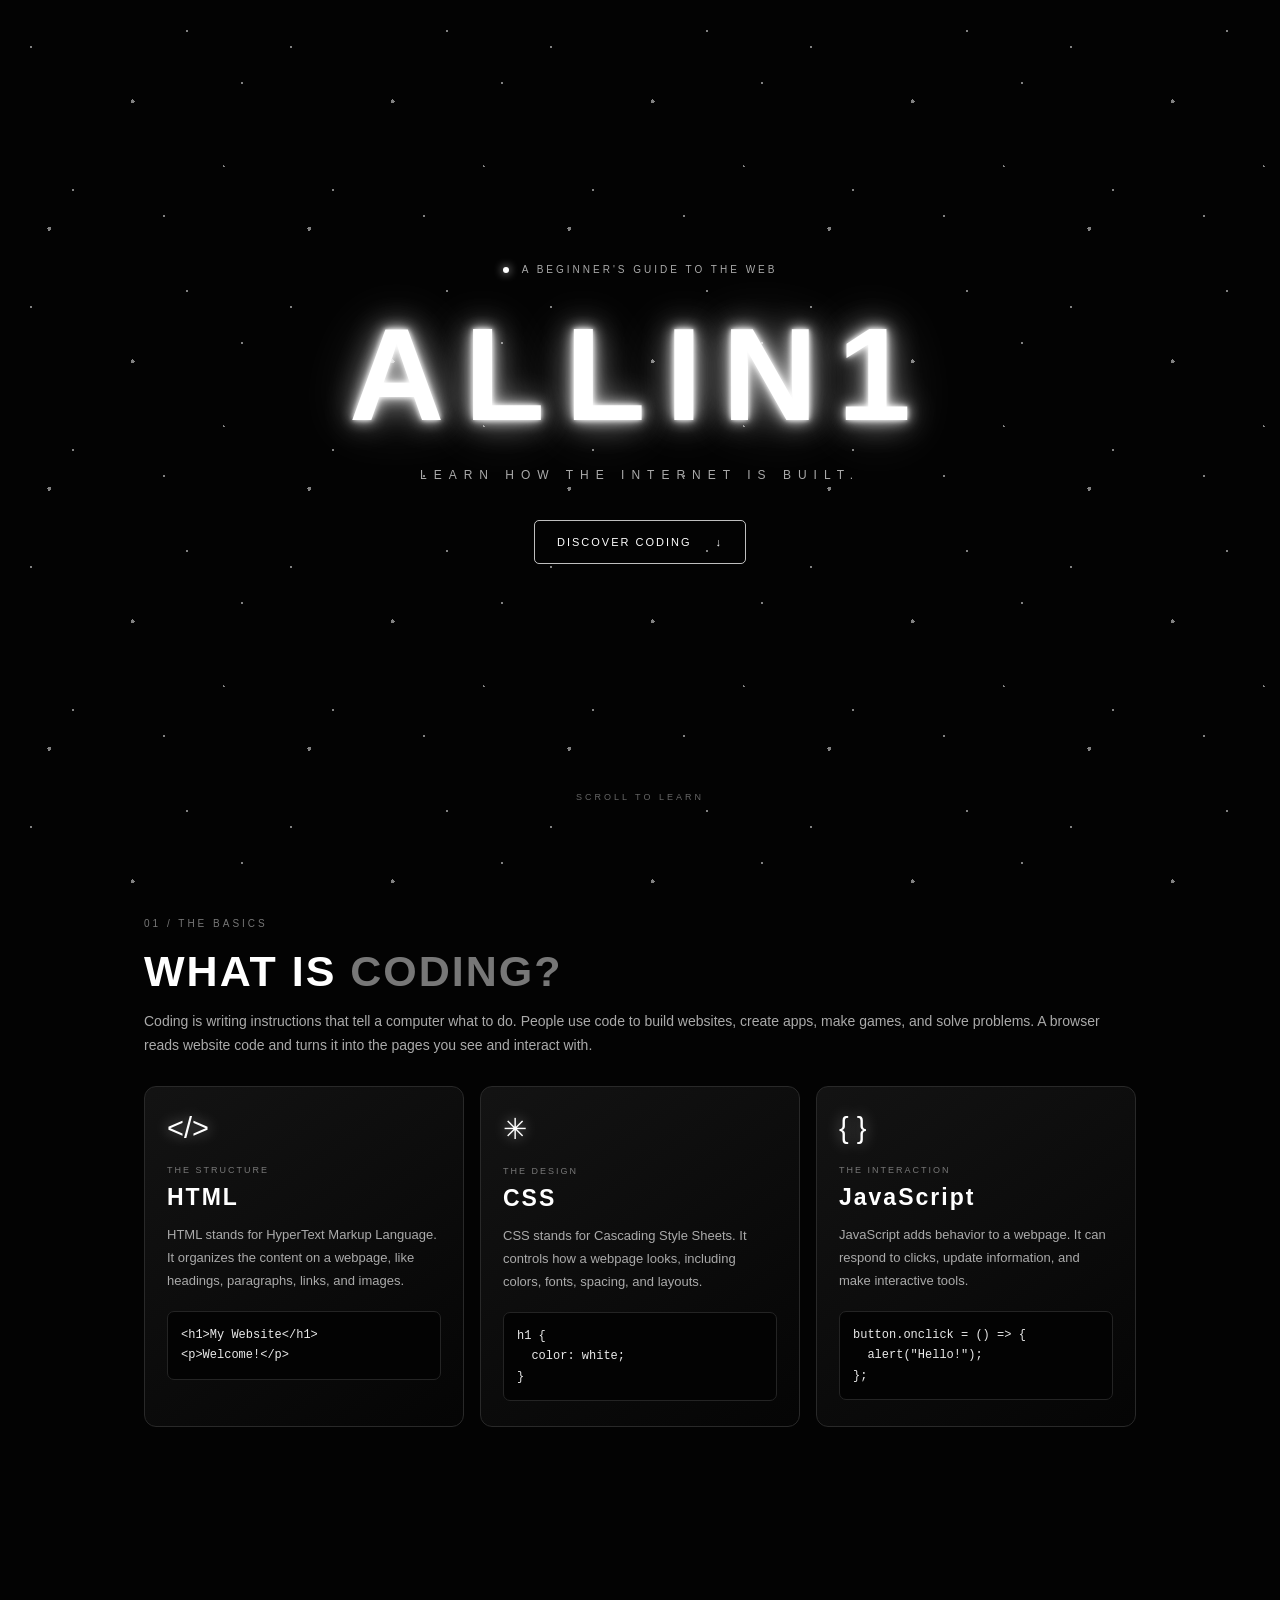
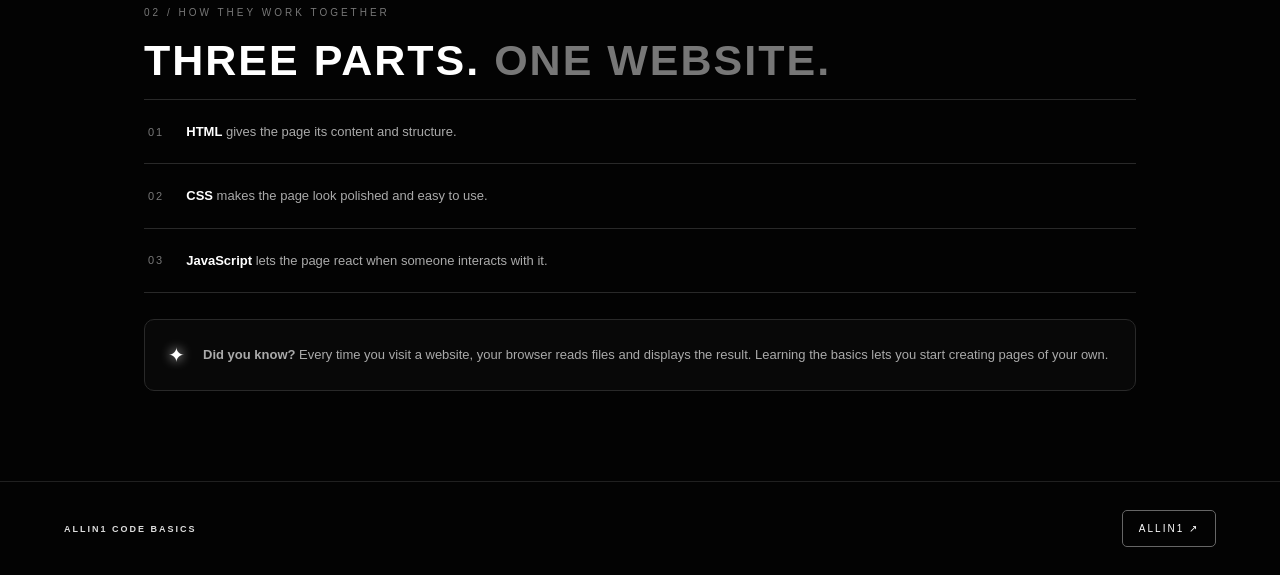
<file: index.html>
<!DOCTYPE html>
<html lang="en">
<head>
  <meta charset="UTF-8">
  <meta name="viewport" content="width=device-width, initial-scale=1">
  <meta name="theme-color" content="#030303">
  <meta name="description" content="A beginner-friendly introduction to coding and how websites work.">
  <title>ALLIN1 — Learn to Code</title>
  <link rel="stylesheet" href="./style.css">
</head>
<body class="learning-page">
  <div class="stars" aria-hidden="true"></div>
  <main id="home">
    <section class="hero learning-hero">
      <div class="eyebrow"><span class="status-dot"></span> A BEGINNER'S GUIDE TO THE WEB</div>
      <h1>ALLIN1</h1>
      <p class="hero-subtitle">LEARN HOW THE INTERNET IS BUILT.</p>
      <a class="primary-button" href="#coding">DISCOVER CODING <span>↓</span></a>
      <div class="scroll-hint">SCROLL TO LEARN</div>
    </section>

    <section id="coding" class="content-section learning-content">
      <div class="section-kicker">01 / THE BASICS</div>
      <h2>WHAT IS <span>CODING?</span></h2>
      <p class="section-description">Coding is writing instructions that tell a computer what to do. People use code to build websites, create apps, make games, and solve problems. A browser reads website code and turns it into the pages you see and interact with.</p>

      <div class="coding-cards">
        <article class="coding-card">
          <div class="coding-icon">&lt;/&gt;</div>
          <div class="card-label">THE STRUCTURE</div>
          <h3>HTML</h3>
          <p>HTML stands for HyperText Markup Language. It organizes the content on a webpage, like headings, paragraphs, links, and images.</p>
          <pre><code>&lt;h1&gt;My Website&lt;/h1&gt;
&lt;p&gt;Welcome!&lt;/p&gt;</code></pre>
        </article>
        <article class="coding-card">
          <div class="coding-icon">✳</div>
          <div class="card-label">THE DESIGN</div>
          <h3>CSS</h3>
          <p>CSS stands for Cascading Style Sheets. It controls how a webpage looks, including colors, fonts, spacing, and layouts.</p>
          <pre><code>h1 {
  color: white;
}</code></pre>
        </article>
        <article class="coding-card">
          <div class="coding-icon">{ }</div>
          <div class="card-label">THE INTERACTION</div>
          <h3>JavaScript</h3>
          <p>JavaScript adds behavior to a webpage. It can respond to clicks, update information, and make interactive tools.</p>
          <pre><code>button.onclick = () =&gt; {
  alert("Hello!");
};</code></pre>
        </article>
      </div>
    </section>

    <section class="content-section learning-content">
      <div class="section-kicker">02 / HOW THEY WORK TOGETHER</div>
      <h2>THREE PARTS. <span>ONE WEBSITE.</span></h2>
      <div class="simple-steps">
        <div><span class="step-number">01</span><p><strong>HTML</strong> gives the page its content and structure.</p></div>
        <div><span class="step-number">02</span><p><strong>CSS</strong> makes the page look polished and easy to use.</p></div>
        <div><span class="step-number">03</span><p><strong>JavaScript</strong> lets the page react when someone interacts with it.</p></div>
      </div>
      <div class="fact-panel"><span class="fact-mark">✦</span><p><strong>Did you know?</strong> Every time you visit a website, your browser reads files and displays the result. Learning the basics lets you start creating pages of your own.</p></div>
    </section>

    <footer class="learning-footer">
      <span>ALLIN1 CODE BASICS</span>
      <a class="footer-home-link" href="./games.html" aria-label="Open ALLIN1 games page">ALLIN1 ↗</a>
    </footer>
  </main>
  <script src="./script.js"></script>
</body>
</html>
</file>
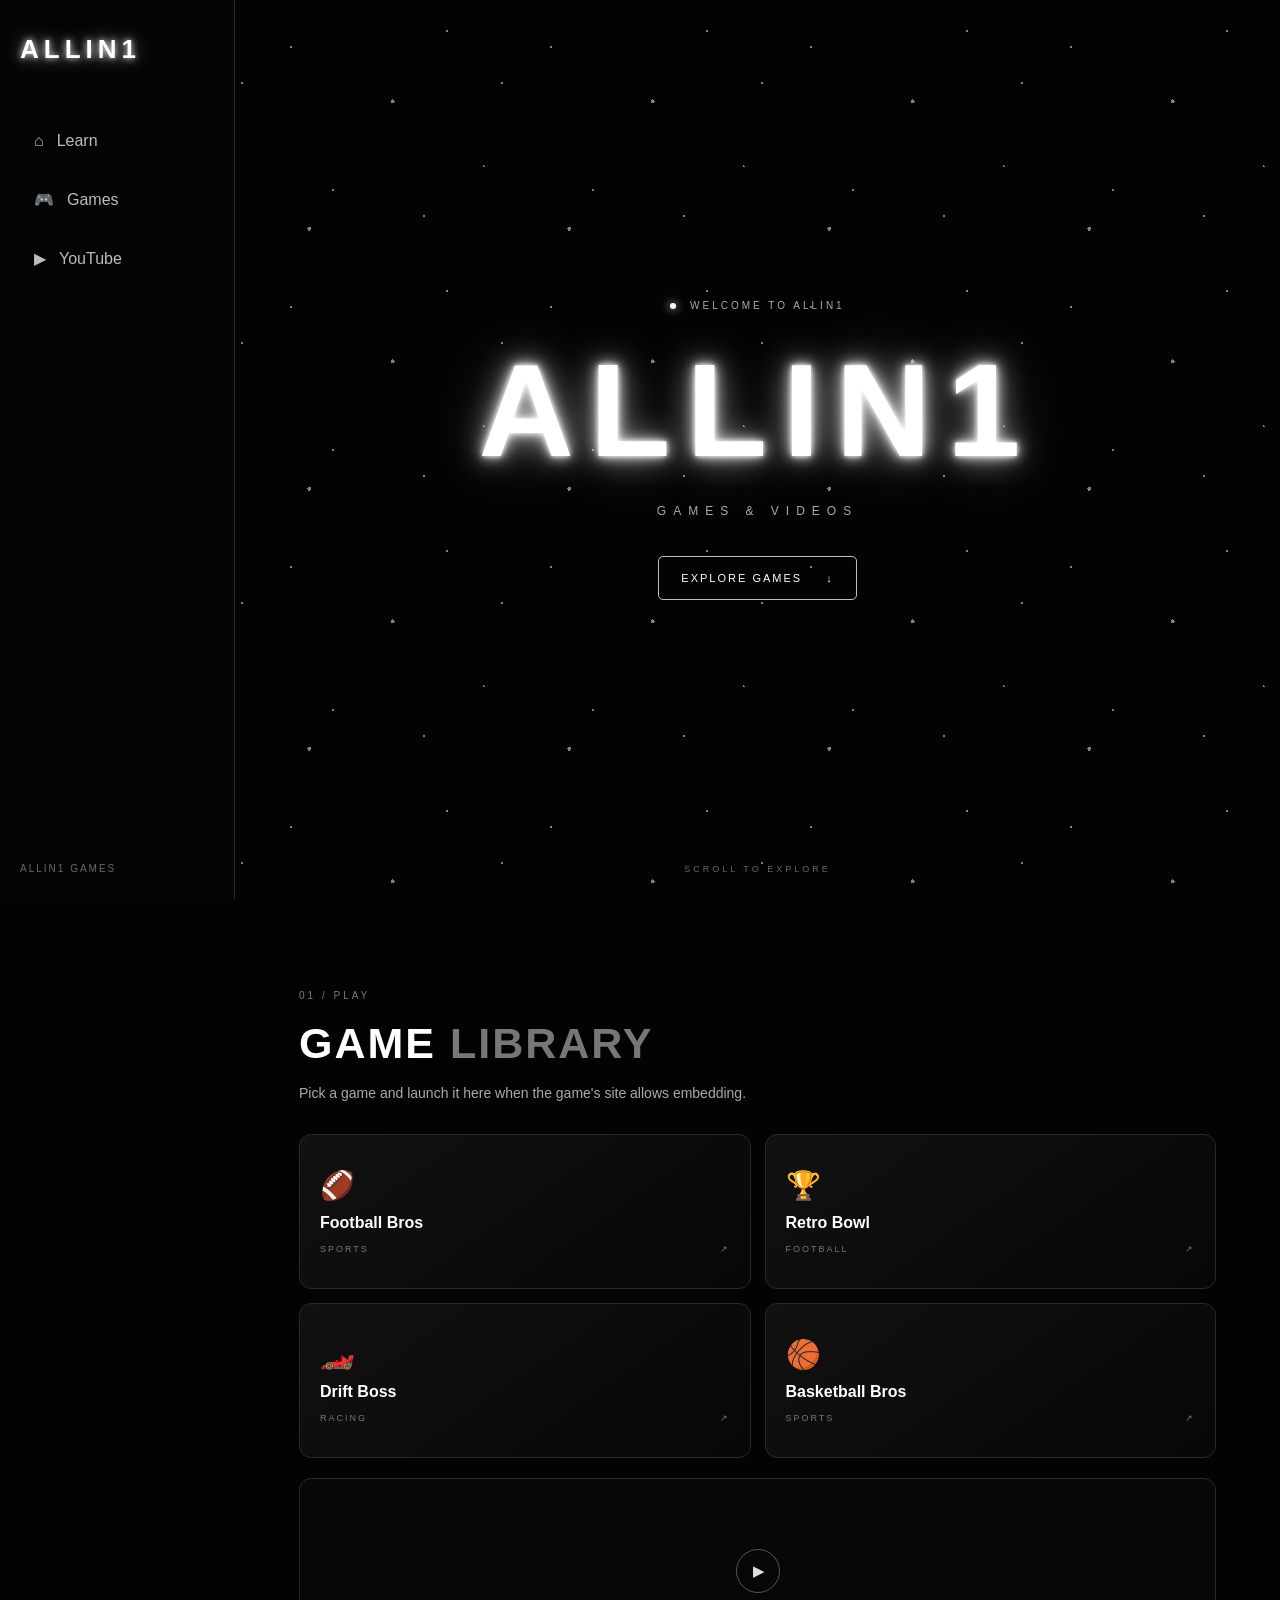
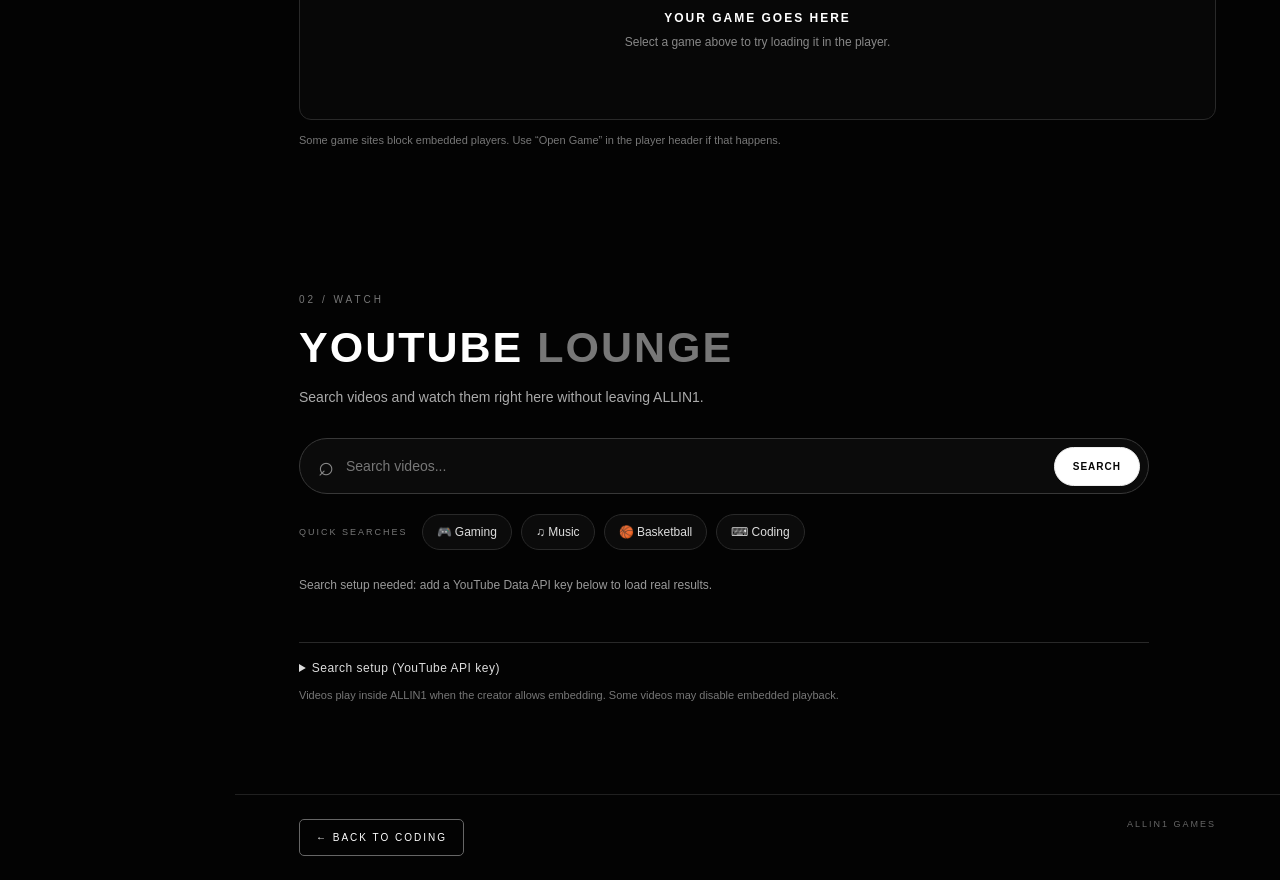
<file: games.html>
<!DOCTYPE html>
<html lang="en">
<head>
  <meta charset="UTF-8">
  <meta name="viewport" content="width=device-width, initial-scale=1">
  <meta name="theme-color" content="#030303">
  <title>ALLIN1 — Games</title>
  <link rel="stylesheet" href="./style.css">
</head>
<body>
  <div class="stars" aria-hidden="true"></div>
  <aside class="sidebar">
    <a class="sidebar-logo" href="./index.html" aria-label="ALLIN1 learning homepage">ALLIN1</a>
    <nav aria-label="Main navigation">
      <a href="./index.html">⌂ <span>Learn</span></a>
      <a href="#games">🎮 <span>Games</span></a>
      <a href="#youtube">▶ <span>YouTube</span></a>
    </nav>
    <p class="sidebar-note">ALLIN1 GAMES</p>
  </aside>

  <main id="home">
    <section class="hero">
      <div class="eyebrow"><span class="status-dot"></span> WELCOME TO ALLIN1</div>
      <h1>ALLIN1</h1>
      <p class="hero-subtitle">GAMES & VIDEOS</p>
      <a class="primary-button" href="#games">EXPLORE GAMES <span>↓</span></a>
      <div class="scroll-hint">SCROLL TO EXPLORE</div>
    </section>

    <section id="games" class="content-section">
      <div class="section-kicker">01 / PLAY</div>
      <h2>GAME <span>LIBRARY</span></h2>
      <p class="section-description">Pick a game and launch it here when the game's site allows embedding.</p>
      <div class="game-grid">
        <button class="game-card" data-game="https://www.miniplay.com/embed/football-bros" data-name="Football Bros">
          <span class="game-icon">🏈</span><span class="game-name">Football Bros</span><span class="game-category">SPORTS <span>↗</span></span>
        </button>
        <button class="game-card" data-game="https://poki.com/en/g/retro-bowl" data-name="Retro Bowl">
          <span class="game-icon">🏆</span><span class="game-name">Retro Bowl</span><span class="game-category">FOOTBALL <span>↗</span></span>
        </button>
        <button class="game-card" data-game="https://driftboss.game/" data-name="Drift Boss">
          <span class="game-icon">🏎️</span><span class="game-name">Drift Boss</span><span class="game-category">RACING <span>↗</span></span>
        </button>
        <button class="game-card" data-game="https://basketball-bros.io/" data-name="Basketball Bros">
          <span class="game-icon">🏀</span><span class="game-name">Basketball Bros</span><span class="game-category">SPORTS <span>↗</span></span>
        </button>
      </div>
      <div id="game-player" class="game-player">
        <div class="player-placeholder"><span class="play-symbol">▶</span><h3>YOUR GAME GOES HERE</h3><p>Select a game above to try loading it in the player.</p></div>
      </div>
      <p class="small-note">Some game sites block embedded players. Use “Open Game” in the player header if that happens.</p>
    </section>

    <section id="youtube" class="content-section youtube-section">
      <div class="section-kicker">02 / WATCH</div>
      <h2>YOUTUBE <span>LOUNGE</span></h2>
      <p class="section-description">Search videos and watch them right here without leaving ALLIN1.</p>

      <form id="youtube-search-form" class="youtube-search">
        <label class="sr-only" for="youtube-query">Search YouTube videos</label>
        <span class="youtube-search-icon" aria-hidden="true">⌕</span>
        <input id="youtube-query" type="search" placeholder="Search videos..." autocomplete="off" required>
        <button type="submit">SEARCH</button>
      </form>

      <div class="youtube-shortcuts" aria-label="Quick video searches">
        <span>QUICK SEARCHES</span>
        <button type="button" data-youtube-search="gaming">🎮 Gaming</button>
        <button type="button" data-youtube-search="music">♫ Music</button>
        <button type="button" data-youtube-search="basketball highlights">🏀 Basketball</button>
        <button type="button" data-youtube-search="coding tutorials">⌨ Coding</button>
      </div>

      <div id="youtube-status" class="youtube-status" role="status" aria-live="polite">Search setup needed before live video results can load.</div>
      <div id="youtube-results" class="youtube-results"></div>

      <section id="youtube-watch" class="youtube-watch" hidden aria-label="Video player">
        <div class="youtube-watch-header">
          <div><span class="youtube-panel-tag">NOW PLAYING</span><h3 id="youtube-watch-title">Select a video</h3></div>
          <button id="youtube-back" class="youtube-back-button" type="button">← BACK TO RESULTS</button>
        </div>
        <div class="youtube-video-frame">
          <iframe id="youtube-player" title="YouTube video player" allow="accelerometer; autoplay; clipboard-write; encrypted-media; gyroscope; picture-in-picture; web-share" referrerpolicy="strict-origin-when-cross-origin" allowfullscreen></iframe>
        </div>
      </section>

      <details class="youtube-setup">
        <summary>Search setup (YouTube API key)</summary>
        <p>Live search needs a YouTube Data API key. Add your key here for this browser session only; it won't be written into the public website files.</p>
        <form id="youtube-key-form" class="youtube-key-form">
          <label class="sr-only" for="youtube-api-key">YouTube Data API key</label>
          <input id="youtube-api-key" type="password" placeholder="Paste your YouTube API key" autocomplete="off" spellcheck="false">
          <button type="submit">USE KEY</button>
          <button id="youtube-clear-key" type="button" class="youtube-clear-key">CLEAR</button>
        </form>
        <p class="small-note">For safety, restrict the key to this site's HTTP referrer and enable only YouTube Data API v3 in Google Cloud. Never commit an unrestricted API key to GitHub.</p>
      </details>
      <p class="small-note">Videos play inside ALLIN1 when the creator allows embedding. Some videos may disable embedded playback.</p>
    </section>
    <footer><a class="footer-home-link" href="./index.html">← BACK TO CODING</a><span>ALLIN1 GAMES</span></footer>
  </main>
  <script src="./script.js"></script>
</body>
</html>
</file>
<file: style.css>
:root{color-scheme:dark;--bg:#030303;--panel:#0b0b0b;--line:rgba(255,255,255,.14);--muted:#a3a3a3;--white:#fff}
*{box-sizing:border-box;margin:0;padding:0}
html{scroll-behavior:smooth;scroll-padding-top:24px}
body{min-height:100vh;background:var(--bg);color:var(--white);font-family:Arial,Helvetica,sans-serif;overflow-x:hidden}
a{color:inherit}
.stars{position:fixed;inset:0;z-index:0;pointer-events:none;opacity:.5;background-image:radial-gradient(1px 1px at 12% 18%,#fff 99%,transparent),radial-gradient(1px 1px at 28% 73%,#fff 99%,transparent),radial-gradient(2px 2px at 51% 39%,#fff 99%,transparent),radial-gradient(1px 1px at 72% 12%,#fff 99%,transparent),radial-gradient(1px 1px at 86% 64%,#fff 99%,transparent),radial-gradient(2px 2px at 19% 88%,#fff 99%,transparent),radial-gradient(1px 1px at 93% 32%,#fff 99%,transparent),radial-gradient(1px 1px at 63% 83%,#fff 99%,transparent);background-size:260px 260px}
.sidebar{position:fixed;inset:0 auto 0 0;width:235px;padding:30px 20px;background:rgba(5,5,5,.92);border-right:1px solid var(--line);z-index:5;backdrop-filter:blur(12px)}
.sidebar-logo{display:inline-block;font-size:26px;font-weight:900;letter-spacing:5px;text-decoration:none;text-shadow:0 0 7px #fff,0 0 20px rgba(255,255,255,.55);margin:4px 0 52px}
.sidebar nav{display:grid;gap:10px}
.sidebar nav a{display:flex;gap:13px;align-items:center;padding:14px 13px;color:#bdbdbd;text-decoration:none;border:1px solid transparent;border-radius:9px;transition:.2s}
.sidebar nav a:hover,.sidebar nav a:focus-visible{color:#fff;background:rgba(255,255,255,.06);border-color:var(--line);box-shadow:0 0 18px rgba(255,255,255,.06);outline:none}
.sidebar-note{position:absolute;bottom:26px;color:#686868;font-size:10px;letter-spacing:2px}
main{position:relative;z-index:1;margin-left:235px;min-height:100vh}
.hero{min-height:100vh;display:flex;flex-direction:column;align-items:center;justify-content:center;text-align:center;padding:70px 24px;position:relative}
.eyebrow,.section-kicker{font-size:10px;letter-spacing:3px;color:#aaa}
.status-dot{display:inline-block;width:6px;height:6px;border-radius:50%;background:#fff;box-shadow:0 0 10px #fff;margin-right:8px}
.hero h1{margin:24px 0 0;font-size:clamp(58px,11vw,132px);font-weight:900;letter-spacing:clamp(5px,1.5vw,16px);text-shadow:0 0 5px #fff,0 0 14px #fff,0 0 32px rgba(255,255,255,.65),0 0 65px rgba(255,255,255,.28);animation:glow 3s ease-in-out infinite alternate}
.hero-subtitle{margin-top:18px;color:#aaa;font-size:12px;letter-spacing:clamp(3px,.6vw,7px)}
.primary-button{margin-top:38px;display:inline-flex;align-items:center;gap:24px;padding:15px 22px;border:1px solid rgba(255,255,255,.75);border-radius:5px;text-decoration:none;font-size:11px;letter-spacing:2px;transition:.2s}
.primary-button:hover{background:#fff;color:#000;box-shadow:0 0 24px rgba(255,255,255,.25)}
.scroll-hint{position:absolute;bottom:26px;color:#666;font-size:9px;letter-spacing:3px}
.content-section{max-width:1250px;margin:0 auto;padding:90px clamp(22px,5vw,70px);scroll-margin-top:20px}
.section-kicker{margin-bottom:18px;color:#777}
.content-section h2{font-size:clamp(28px,4vw,43px);letter-spacing:2px;margin-bottom:14px}
.content-section h2 span{color:#777}
.section-description{color:#aaa;line-height:1.7;margin-bottom:28px;font-size:14px}
.game-grid{display:grid;grid-template-columns:repeat(2,minmax(0,1fr));gap:14px;margin-bottom:20px}
.game-card{margin:0;min-height:155px;display:flex;flex-direction:column;align-items:flex-start;justify-content:center;gap:12px;padding:20px;background:linear-gradient(145deg,#111,#070707);border:1px solid #292929;border-radius:12px;color:#fff;text-align:left;letter-spacing:0;transition:transform .2s,border-color .2s,box-shadow .2s}
.game-card:hover{transform:translateY(-3px);background:#101010;color:#fff;border-color:#aaa;box-shadow:0 0 22px rgba(255,255,255,.08)}
.game-icon{font-size:28px}
.game-name{font-size:16px;font-weight:700}
.game-category{display:flex;width:100%;justify-content:space-between;color:#777;font-size:9px;letter-spacing:2px}
.game-player{min-height:240px;overflow:hidden;border:1px solid #292929;border-radius:12px;background:#070707}
.player-placeholder{min-height:240px;display:flex;flex-direction:column;justify-content:center;align-items:center;text-align:center;padding:25px}
.play-symbol{display:grid;place-items:center;width:44px;height:44px;border:1px solid #555;border-radius:50%;font-size:15px;margin-bottom:18px;padding-left:3px;color:#ddd}
.player-placeholder h3{font-size:12px;letter-spacing:2px}
.player-placeholder p{color:#888;font-size:12px;margin-top:10px}
.player-header{display:flex;justify-content:space-between;align-items:center;gap:12px;padding:14px 16px;border-bottom:1px solid #292929}
.player-header h3{font-size:14px}
.player-header a{font-size:12px;color:#fff;text-decoration:none;border:1px solid #444;padding:8px 10px;border-radius:5px}
.player-header a:hover{border-color:#fff}
.game-player iframe{display:block;width:100%;height:600px;border:0;background:#000}
.small-note{font-size:11px;line-height:1.6;color:#777;margin-top:12px}
.youtube-section{padding-top:55px}
.video-player{overflow:hidden;border:1px solid #292929;border-radius:12px;background:#000}
.video-player iframe{display:block;width:100%;aspect-ratio:16/9;border:0}
footer{display:flex;justify-content:space-between;gap:20px;padding:24px clamp(22px,5vw,70px);border-top:1px solid #202020;color:#666;font-size:9px;letter-spacing:2px}
footer span:first-child{color:#ddd;font-weight:900}
@keyframes glow{from{text-shadow:0 0 5px #fff,0 0 14px rgba(255,255,255,.8)}to{text-shadow:0 0 8px #fff,0 0 28px #fff,0 0 55px rgba(255,255,255,.55)}}
@media(max-width:760px){.sidebar{position:relative;width:100%;height:auto;padding:16px 18px;border-right:0;border-bottom:1px solid var(--line)}.sidebar-logo{font-size:22px;margin:0 0 15px}.sidebar nav{display:flex;flex-wrap:wrap;gap:6px}.sidebar nav a{padding:10px 12px;font-size:13px}.sidebar-note{display:none}main{margin-left:0}.hero{min-height:75vh}.content-section{padding-top:65px;padding-bottom:65px}.game-player iframe{height:430px}}
@media(max-width:420px){.game-grid{grid-template-columns:1fr}.game-card{min-height:125px}.hero-subtitle{line-height:1.8}footer{flex-direction:column}}
@media(prefers-reduced-motion:reduce){*,*::before,*::after{scroll-behavior:auto!important;animation:none!important;transition:none!important}}


/* Coding information homepage */
.learning-page main{margin-left:0}
.learning-hero{min-height:92vh}
.learning-hero h1{letter-spacing:clamp(6px,2vw,20px)}
.learning-content{max-width:1120px}
.coding-cards{display:grid;grid-template-columns:repeat(3,minmax(0,1fr));gap:16px}
.coding-card{padding:25px 22px;background:linear-gradient(145deg,rgba(20,20,20,.96),rgba(5,5,5,.96));border:1px solid #292929;border-radius:12px;min-width:0}
.coding-icon{font-size:29px;color:#fff;text-shadow:0 0 14px rgba(255,255,255,.5);margin-bottom:20px}
.card-label{font-size:9px;letter-spacing:2px;color:#777;margin-bottom:9px}
.coding-card h3{font-size:23px;letter-spacing:2px;margin-bottom:12px}
.coding-card p,.simple-steps p,.fact-panel p{font-size:13px;line-height:1.8;color:#aaa}
.coding-card pre{white-space:pre-wrap;overflow-wrap:anywhere;margin-top:18px;padding:13px;background:#030303;border:1px solid #242424;border-radius:7px;color:#e9e9e9;font-size:12px;line-height:1.7}
.simple-steps{display:grid;gap:0;border-top:1px solid #292929}
.simple-steps>div{display:flex;align-items:center;gap:22px;padding:20px 4px;border-bottom:1px solid #292929}
.step-number{font-size:11px;letter-spacing:2px;color:#777}
.simple-steps strong{color:#fff}
.fact-panel{display:flex;gap:18px;align-items:flex-start;margin-top:26px;padding:23px;border:1px solid #292929;border-radius:10px;background:rgba(255,255,255,.025)}
.fact-mark{color:#fff;font-size:20px;text-shadow:0 0 12px #fff}
.learning-footer{display:flex;align-items:center;justify-content:space-between;gap:20px;padding:28px clamp(22px,5vw,70px);border-top:1px solid #202020;color:#777;font-size:9px;letter-spacing:2px}
.footer-home-link{display:inline-block;color:#fff;text-decoration:none;border:1px solid #666;border-radius:5px;padding:12px 16px;font-size:10px;letter-spacing:2px;transition:.2s}
.footer-home-link:hover,.footer-home-link:focus-visible{background:#fff;color:#000;outline:none;box-shadow:0 0 20px rgba(255,255,255,.18)}
@media(max-width:850px){.coding-cards{grid-template-columns:1fr}.coding-card{padding:22px}.learning-hero{min-height:80vh}}
@media(prefers-reduced-motion:reduce){.hero h1{animation:none}}


/* YouTube-style search lounge */
.sr-only{position:absolute;width:1px;height:1px;padding:0;margin:-1px;overflow:hidden;clip:rect(0,0,0,0);white-space:nowrap;border:0}
.youtube-search{display:flex;align-items:center;gap:12px;max-width:780px;margin:28px 0 22px;padding:7px 8px 7px 18px;border:1px solid #383838;border-radius:999px;background:#0b0b0b;transition:border-color .2s,box-shadow .2s}
.youtube-search:focus-within{border-color:#aaa;box-shadow:0 0 22px rgba(255,255,255,.07)}
.youtube-search-icon{font-size:27px;color:#888;line-height:1}
.youtube-search input{flex:1;min-width:0;background:transparent;border:0;outline:0;color:#fff;font:inherit;font-size:14px;padding:12px 0}
.youtube-search input::placeholder{color:#777}
.youtube-search button{border:1px solid #eee;border-radius:999px;background:#fff;color:#050505;padding:13px 18px;font-size:10px;font-weight:800;letter-spacing:1px;cursor:pointer;white-space:nowrap}
.youtube-search button:hover{box-shadow:0 0 18px rgba(255,255,255,.2)}
.youtube-shortcuts{display:flex;flex-wrap:wrap;align-items:center;gap:9px;margin:22px 0 30px}
.youtube-shortcuts>span{font-size:9px;letter-spacing:2px;color:#777;margin-right:5px}
.youtube-shortcuts a{display:inline-block;padding:10px 14px;border:1px solid #292929;border-radius:999px;background:#0b0b0b;color:#ddd;text-decoration:none;font-size:12px;transition:.2s}
.youtube-shortcuts a:hover{border-color:#aaa;background:#171717;color:#fff}
.youtube-home-panel{max-width:780px;min-height:190px;display:flex;flex-direction:column;align-items:flex-start;justify-content:center;gap:14px;padding:25px 28px;border:1px solid #292929;border-radius:14px;background:radial-gradient(ellipse at top left,rgba(255,255,255,.07),transparent 65%),#080808}
.youtube-panel-logo{display:flex;align-items:center;gap:10px;font-size:21px;font-weight:800;letter-spacing:-.5px}
.youtube-play{display:grid;place-items:center;width:32px;height:23px;border-radius:7px;background:#fff;color:#000;font-size:12px}
.youtube-panel-tag{font-size:9px;letter-spacing:2px;color:#888;border:1px solid #333;border-radius:4px;padding:5px 7px}
.youtube-home-panel p{color:#999;font-size:13px;line-height:1.6}
.youtube-open-link{display:inline-block;margin-top:3px;padding:12px 15px;border:1px solid #666;border-radius:6px;color:#fff;text-decoration:none;font-size:10px;letter-spacing:1.5px}
.youtube-open-link:hover{background:#fff;color:#000}
@media(max-width:500px){.youtube-search{gap:8px;padding-left:12px}.youtube-search button{padding:12px 10px;font-size:9px}.youtube-search input{font-size:12px}.youtube-shortcuts{gap:7px}.youtube-home-panel{padding:21px}}


/* In-page YouTube search and player */
.youtube-search{display:flex;align-items:center;gap:12px;max-width:850px;margin:28px 0 18px;padding:7px 8px 7px 18px;border:1px solid #383838;border-radius:999px;background:#0b0b0b;transition:border-color .2s,box-shadow .2s}
.youtube-search:focus-within{border-color:#aaa;box-shadow:0 0 22px rgba(255,255,255,.07)}
.youtube-search-icon{font-size:27px;color:#888;line-height:1}
.youtube-search input,.youtube-key-form input{flex:1;min-width:0;background:transparent;border:0;outline:0;color:#fff;font:inherit;font-size:14px;padding:12px 0}
.youtube-search input::placeholder,.youtube-key-form input::placeholder{color:#777}
.youtube-search button,.youtube-key-form button{border:1px solid #eee;border-radius:999px;background:#fff;color:#050505;padding:13px 18px;font-size:10px;font-weight:800;letter-spacing:1px;cursor:pointer;white-space:nowrap}
.youtube-shortcuts{display:flex;flex-wrap:wrap;align-items:center;gap:9px;margin:20px 0 25px}
.youtube-shortcuts>span{font-size:9px;letter-spacing:2px;color:#777;margin-right:5px}
.youtube-shortcuts button{display:inline-block;padding:10px 14px;border:1px solid #292929;border-radius:999px;background:#0b0b0b;color:#ddd;text-decoration:none;font-size:12px;cursor:pointer}
.youtube-shortcuts button:hover{border-color:#aaa;background:#171717;color:#fff}
.youtube-status{max-width:850px;margin:12px 0 20px;color:#999;font-size:12px;line-height:1.7}
.youtube-results{display:grid;grid-template-columns:repeat(3,minmax(0,1fr));gap:17px}
.youtube-result{min-width:0;border:1px solid #292929;border-radius:12px;overflow:hidden;background:#090909;color:#fff;text-align:left;cursor:pointer;transition:transform .2s,border-color .2s}
.youtube-result:hover{transform:translateY(-3px);border-color:#888}
.youtube-thumbnail{position:relative;aspect-ratio:16/9;background:#111;overflow:hidden}
.youtube-thumbnail img{display:block;width:100%;height:100%;object-fit:cover}
.youtube-thumbnail:after{content:"▶";position:absolute;left:50%;top:50%;transform:translate(-50%,-50%);display:grid;place-items:center;width:42px;height:30px;border-radius:8px;background:rgba(0,0,0,.8);color:white;font-size:14px}
.youtube-result-copy{padding:13px}
.youtube-result-title{font-size:13px;line-height:1.5;font-weight:700;display:-webkit-box;-webkit-line-clamp:2;-webkit-box-orient:vertical;overflow:hidden}
.youtube-result-channel{margin-top:8px;font-size:11px;color:#888;white-space:nowrap;overflow:hidden;text-overflow:ellipsis}
.youtube-watch{margin-top:25px;max-width:1000px;border:1px solid #292929;border-radius:12px;overflow:hidden;background:#070707}
.youtube-watch[hidden]{display:none}
.youtube-watch-header{display:flex;align-items:center;justify-content:space-between;gap:16px;padding:16px}
.youtube-watch-header h3{font-size:15px;line-height:1.5;margin-top:9px}
.youtube-back-button{flex-shrink:0;border:1px solid #444;background:#111;color:#fff;border-radius:6px;padding:10px 12px;font-size:10px;letter-spacing:1px;cursor:pointer}
.youtube-back-button:hover{border-color:#aaa}
.youtube-video-frame{aspect-ratio:16/9;background:#000}
.youtube-video-frame iframe{display:block;width:100%;height:100%;border:0}
.youtube-setup{max-width:850px;margin-top:26px;border-top:1px solid #292929;padding-top:18px;color:#aaa;font-size:12px}
.youtube-setup summary{cursor:pointer;color:#ddd;letter-spacing:.5px}
.youtube-setup p{margin-top:13px;line-height:1.7}
.youtube-key-form{display:flex;flex-wrap:wrap;align-items:center;gap:9px;margin-top:12px;padding:7px 8px 7px 14px;border:1px solid #333;border-radius:8px;background:#0b0b0b}
.youtube-key-form input{font-size:12px}
.youtube-key-form .youtube-clear-key{background:transparent;color:#ddd;border-color:#444}
@media(max-width:900px){.youtube-results{grid-template-columns:repeat(2,minmax(0,1fr))}}
@media(max-width:560px){.youtube-results{grid-template-columns:1fr}.youtube-search{gap:8px;padding-left:12px}.youtube-search button{padding:12px 10px}.youtube-search input{font-size:12px}.youtube-watch-header{align-items:flex-start;flex-direction:column}.youtube-key-form{border-radius:10px}.youtube-key-form input{flex-basis:100%}}
</file>
